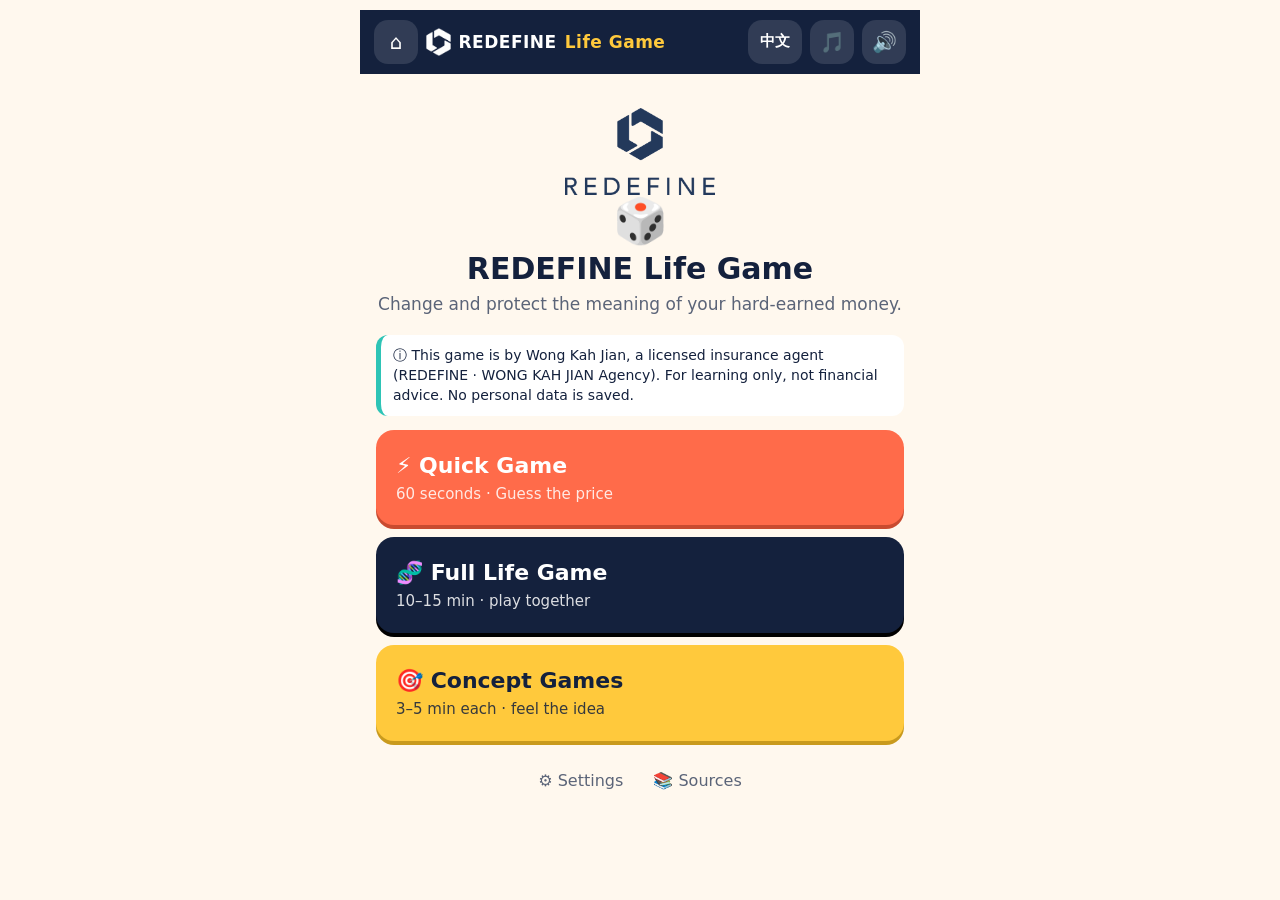
<file: docs/index.html>
<!doctype html>
<html lang="en">
<head>
<meta charset="utf-8"/>
<meta name="viewport" content="width=device-width,initial-scale=1,maximum-scale=1,user-scalable=no,viewport-fit=cover"/>
<meta name="theme-color" content="#14213D"/>
<meta name="description" content="REDEFINE Life Game: a fun money game played with a licensed insurance agent."/>
<title>REDEFINE Life Game</title>
<link rel="manifest" href="manifest.webmanifest"/>
<link rel="icon" href="icons/icon-192.png"/>
<link rel="apple-touch-icon" href="icons/apple-touch-icon.png"/>
<link rel="stylesheet" href="styles.css"/>
</head>
<body>
<div id="app"></div>
<noscript>Please turn on JavaScript to play.</noscript>
<script src="data.js"></script>
<script src="rules.js"></script>
<script src="i18n.js"></script>
<script src="sound.js"></script>
<script src="cards.js"></script>
<script src="movie.js"></script>
<script src="scenes.js"></script>
<script src="chase.js"></script>
<script src="concepts.js"></script>
<script src="app.js"></script>
</body>
</html>
</file>
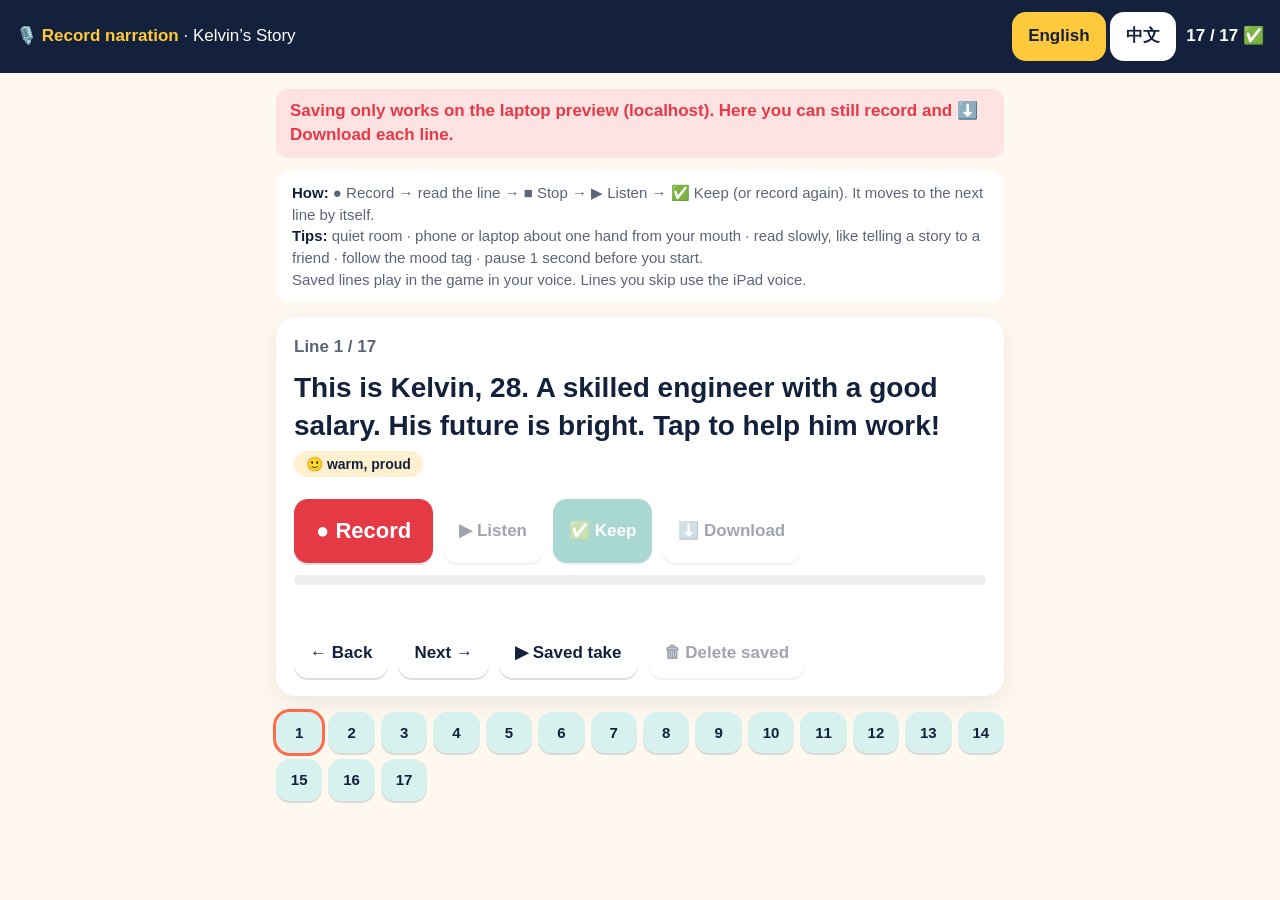
<file: docs/record.html>
<!doctype html>
<html lang="en">
<head>
<meta charset="utf-8"/>
<meta name="viewport" content="width=device-width,initial-scale=1"/>
<meta name="robots" content="noindex"/>
<title>Record Narration</title>
<style>
  :root{--navy:#14213D;--coral:#FF6B4A;--sun:#FFC93C;--teal:#2A9D8F;--cream:#FFF8EE;--ink:#14213D;--muted:#5b6478;--red:#E63946}
  *{box-sizing:border-box}
  body{margin:0;background:var(--cream);color:var(--ink);font:17px/1.45 -apple-system,"Segoe UI","PingFang SC","Microsoft YaHei",sans-serif}
  header{background:var(--navy);color:#fff;padding:12px 16px;display:flex;align-items:center;gap:10px;flex-wrap:wrap}
  header b{color:var(--sun)} header .sp{flex:1}
  main{max-width:760px;margin:0 auto;padding:16px}
  button{font:inherit;border:0;border-radius:14px;padding:12px 16px;font-weight:800;cursor:pointer;background:#fff;color:var(--ink);box-shadow:0 2px 0 rgba(20,33,61,.15)}
  button:disabled{opacity:.4;cursor:default}
  .lang button.on{background:var(--sun)}
  .tips{background:#fff;border-radius:16px;padding:12px 16px;margin-bottom:14px;font-size:15px;color:var(--muted)}
  .tips b{color:var(--ink)}
  .card{background:#fff;border-radius:20px;padding:18px;box-shadow:0 8px 24px rgba(20,33,61,.08)}
  .num{color:var(--muted);font-weight:700}
  .line{font-size:28px;font-weight:800;line-height:1.35;margin:10px 0 6px}
  .mood{display:inline-block;background:#FFF1D0;border-radius:999px;padding:3px 12px;font-size:14px;font-weight:700;margin-bottom:12px}
  .row{display:flex;gap:10px;flex-wrap:wrap;margin-top:10px}
  .rec{background:var(--red);color:#fff;font-size:22px;padding:16px 22px}
  .rec.on{animation:pulse 1s infinite}
  @keyframes pulse{50%{transform:scale(1.05);box-shadow:0 0 0 8px rgba(230,57,70,.2)}}
  .keep{background:var(--teal);color:#fff}
  .meter{height:10px;border-radius:999px;background:#eee;overflow:hidden;margin-top:12px}.meter i{display:block;height:100%;width:0;background:var(--teal)}
  .status{margin-top:10px;font-weight:700;min-height:1.4em}.status.bad{color:var(--red)}.status.good{color:var(--teal)}
  .list{display:grid;grid-template-columns:repeat(auto-fill,minmax(46px,1fr));gap:6px;margin-top:16px}
  .list button{padding:10px 0;font-size:15px}.list button.done{background:#D7F2EE}.list button.cur{outline:3px solid var(--coral)}
  .progress{font-weight:800}
  .warn{background:#FFE3E3;color:var(--red);border-radius:12px;padding:10px 14px;margin-bottom:12px;font-weight:700}
</style>
</head>
<body>
<header><span>🎙️ <b>Record narration</b> · Kelvin’s Story</span><span class="sp"></span>
  <span class="lang"><button data-lang="en">English</button> <button data-lang="zh">中文</button></span>
  <span class="progress" id="prog"></span></header>
<main>
  <div class="warn" id="where" hidden></div>
  <div class="tips">
    <b>How:</b> ● Record → read the line → ■ Stop → ▶ Listen → ✅ Keep (or record again). It moves to the next line by itself.<br/>
    <b>Tips:</b> quiet room · phone or laptop about one hand from your mouth · read slowly, like telling a story to a friend · follow the mood tag · pause 1 second before you start.<br/>
    Saved lines play in the game in your voice. Lines you skip use the iPad voice.
  </div>
  <div class="card">
    <div class="num" id="num"></div>
    <div class="line" id="line"></div>
    <span class="mood" id="mood"></span>
    <div class="row">
      <button class="rec" id="rec">● Record</button>
      <button id="play" disabled>▶ Listen</button>
      <button class="keep" id="keep" disabled>✅ Keep</button>
      <button id="dl" disabled hidden>⬇️ Download</button>
    </div>
    <div class="meter"><i id="lvl"></i></div>
    <div class="status" id="status"></div>
    <div class="row">
      <button id="prev">← Back</button><button id="next">Next →</button>
      <button id="saved" disabled>▶ Saved take</button><button id="del" disabled>🗑 Delete saved</button>
    </div>
  </div>
  <div class="list" id="list"></div>
</main>
<script src="i18n.js"></script>
<script src="concepts.js"></script>
<script>
(function () {
  const KEYS = Array.from({ length: 17 }, (_, i) => 'g1_n' + (i + 1));
  // mood for each line, so the reading carries feeling
  const MOOD = { en: ['🙂 warm, proud', '🙂 calm', '🙂 light', '😨 sudden, tense', '🙏 serious, slow', '😌 relief', '💪 encouraging', '🙂 hopeful… then a doubt', '🙂 normal', '😟 worried, slow', '😔 heavy', '😢 sad, quiet', '⏪ curious, a new start', '🙂 calm', '😊 relief, warm', '🙂 steady, hopeful', '😊 warm, happy ending'],
               zh: ['🙂 温暖、骄傲', '🙂 平静', '🙂 轻松', '😨 突然、紧张', '🙏 严肃、慢', '😌 松一口气', '💪 鼓励', '🙂 有希望……然后疑问', '🙂 普通', '😟 担心、慢', '😔 沉重', '😢 难过、小声', '⏪ 好奇、重新开始', '🙂 平静', '😊 放心、温暖', '🙂 稳定、有希望', '😊 温暖、快乐结局'] };
  const I = window.RLG_I18N, $ = id => document.getElementById(id);
  let lang = new URLSearchParams(location.search).get('lang') === 'zh' ? 'zh' : 'en', i = 0, index = { en: {}, zh: {} }, take = null, rec = null, stream = null, chunks = [], meterRaf = 0, ac = null;
  // the amount line is recorded without the amount (the subtitle still shows it)
  const textOf = k => (k === 'g1_n15' ? I[lang].g1_n15r : I[lang][k]) || k;
  const local = ['localhost', '127.0.0.1'].includes(location.hostname);
  if (!local) { $('where').hidden = false; $('where').textContent = 'Saving only works on the laptop preview (localhost). Here you can still record and ⬇️ Download each line.'; }

  const status = (t, cls) => { $('status').textContent = t; $('status').className = 'status ' + (cls || ''); };
  async function loadIndex() { try { const r = await fetch('voice/index.json?' + Date.now()); if (r.ok) index = await r.json(); } catch (e) {} if (!index.en) index = { en: {}, zh: {} }; }
  function show() {
    const k = KEYS[i];
    $('num').textContent = (lang === 'zh' ? '第 ' : 'Line ') + (i + 1) + ' / ' + KEYS.length;
    $('line').textContent = textOf(k); $('mood').textContent = MOOD[lang][i];
    const has = !!index[lang][k]; $('saved').disabled = !has; $('del').disabled = !has || !local;
    $('play').disabled = $('keep').disabled = $('dl').disabled = !take; $('dl').hidden = local;
    document.querySelectorAll('[data-lang]').forEach(b => b.classList.toggle('on', b.dataset.lang === lang));
    $('list').innerHTML = KEYS.map((x, n) => `<button class="${index[lang][x] ? 'done' : ''} ${n === i ? 'cur' : ''}" data-i="${n}">${n + 1}</button>`).join('');
    $('prog').textContent = KEYS.filter(x => index[lang][x]).length + ' / ' + KEYS.length + ' ✅';
  }

  /* ---- recording ---- */
  async function start() {
    try { stream = stream || await navigator.mediaDevices.getUserMedia({ audio: { echoCancellation: true, noiseSuppression: true, autoGainControl: true } }); }
    catch (e) { status('Microphone blocked. Allow the microphone for this page, then try again.', 'bad'); return; }
    ac = ac || new (window.AudioContext || window.webkitAudioContext)(); if (ac.state === 'suspended') await ac.resume();
    const an = ac.createAnalyser(); an.fftSize = 512; ac.createMediaStreamSource(stream).connect(an); const buf = new Uint8Array(an.fftSize);
    const tick = () => { an.getByteTimeDomainData(buf); let m = 0; for (const v of buf) m = Math.max(m, Math.abs(v - 128)); $('lvl').style.width = Math.min(100, m / 64 * 100) + '%'; meterRaf = requestAnimationFrame(tick); }; tick();
    chunks = []; rec = new MediaRecorder(stream); rec.ondataavailable = e => e.data.size && chunks.push(e.data); rec.onstop = finish; rec.start();
    take = null; $('rec').textContent = '■ Stop'; $('rec').classList.add('on'); status(lang === 'zh' ? '录音中……读完按停止。' : 'Recording… press Stop when you finish.'); show();
  }
  function stopRec() { if (rec && rec.state === 'recording') rec.stop(); cancelAnimationFrame(meterRaf); $('lvl').style.width = '0'; $('rec').textContent = '● Record'; $('rec').classList.remove('on'); }
  async function finish() {
    try {
      const raw = await new Blob(chunks).arrayBuffer(), audio = await ac.decodeAudioData(raw);
      take = await toWav(audio); status(lang === 'zh' ? '录好了。按 ▶ 听一听，满意就按 ✅。' : 'Done. ▶ Listen, then ✅ Keep if you like it.', 'good');
    } catch (e) { status('Could not process the recording: ' + e.message, 'bad'); }
    show();
  }
  // mono → trim silence at both ends → even out the volume → 22.05 kHz 16-bit WAV (plays on every iPad / phone)
  async function toWav(audio) {
    const n = audio.length, ch = audio.numberOfChannels, mono = new Float32Array(n);
    for (let c = 0; c < ch; c++) { const d = audio.getChannelData(c); for (let k = 0; k < n; k++) mono[k] += d[k] / ch; }
    let peak = 0; for (const v of mono) peak = Math.max(peak, Math.abs(v));
    const thr = Math.max(0.01, peak * 0.06), pad = Math.round(audio.sampleRate * 0.18);
    let a = 0, b = n - 1; while (a < n && Math.abs(mono[a]) < thr) a++; while (b > a && Math.abs(mono[b]) < thr) b--;
    a = Math.max(0, a - pad); b = Math.min(n - 1, b + pad);
    const len = Math.max(1, b - a + 1), rate = 22050, gain = peak > 0 ? 0.89 / peak : 1;
    const off = new OfflineAudioContext(1, Math.ceil(len / audio.sampleRate * rate), rate);
    const src = off.createBuffer(1, len, audio.sampleRate); const d = src.getChannelData(0);
    for (let k = 0; k < len; k++) d[k] = mono[a + k] * gain;
    const fadeN = Math.min(len, Math.round(audio.sampleRate * 0.04)); for (let k = 0; k < fadeN; k++) { d[k] *= k / fadeN; d[len - 1 - k] *= k / fadeN; }
    const node = off.createBufferSource(); node.buffer = src; node.connect(off.destination); node.start();
    const out = (await off.startRendering()).getChannelData(0);
    const bytes = new ArrayBuffer(44 + out.length * 2), v = new DataView(bytes), w = (o, s) => [...s].forEach((c, j) => v.setUint8(o + j, c.charCodeAt(0)));
    w(0, 'RIFF'); v.setUint32(4, 36 + out.length * 2, true); w(8, 'WAVE'); w(12, 'fmt '); v.setUint32(16, 16, true); v.setUint16(20, 1, true); v.setUint16(22, 1, true);
    v.setUint32(24, rate, true); v.setUint32(28, rate * 2, true); v.setUint16(32, 2, true); v.setUint16(34, 16, true); w(36, 'data'); v.setUint32(40, out.length * 2, true);
    for (let k = 0; k < out.length; k++) v.setInt16(44 + k * 2, Math.max(-1, Math.min(1, out[k])) * 0x7FFF, true);
    return new Blob([bytes], { type: 'audio/wav' });
  }
  const player = new Audio();
  const play = url => { player.pause(); player.src = url; player.play().catch(() => {}); };

  /* ---- buttons ---- */
  $('rec').onclick = () => (rec && rec.state === 'recording') ? stopRec() : start();
  $('play').onclick = () => take && play(URL.createObjectURL(take));
  $('saved').onclick = () => { const f = index[lang][KEYS[i]]; if (f) play('voice/' + lang + '/' + f); };
  $('keep').onclick = async () => {
    if (!take) return; const k = KEYS[i];
    try { const r = await fetch(`/__voice?lang=${lang}&key=${k}`, { method: 'POST', body: take }); if (!r.ok) throw new Error(await r.text());
      await loadIndex(); take = null; status((lang === 'zh' ? '已保存第 ' : 'Saved line ') + (i + 1) + ' ✅', 'good'); if (i < KEYS.length - 1) i++; show(); }
    catch (e) { status('Could not save here (' + e.message + '). Use ⬇️ Download instead.', 'bad'); $('dl').hidden = false; }
  };
  $('dl').onclick = () => { if (!take) return; const a = document.createElement('a'); a.href = URL.createObjectURL(take); a.download = lang + '_' + KEYS[i] + '.wav'; a.click(); };
  $('del').onclick = async () => { if (!confirm(lang === 'zh' ? '删除这句的录音？' : 'Delete this saved line?')) return; await fetch(`/__voice?lang=${lang}&key=${KEYS[i]}`, { method: 'DELETE' }); await loadIndex(); show(); };
  $('prev').onclick = () => { stopRec(); take = null; i = Math.max(0, i - 1); status(''); show(); };
  $('next').onclick = () => { stopRec(); take = null; i = Math.min(KEYS.length - 1, i + 1); status(''); show(); };
  $('list').onclick = e => { const b = e.target.closest('[data-i]'); if (!b) return; stopRec(); take = null; i = +b.dataset.i; status(''); show(); };
  document.querySelectorAll('[data-lang]').forEach(b => b.onclick = () => { stopRec(); take = null; lang = b.dataset.lang; i = 0; status(''); show(); });
  document.addEventListener('keydown', e => { if (e.code === 'Space' && e.target === document.body) { e.preventDefault(); $('rec').click(); } });
  loadIndex().then(show);
})();
</script>
</body>
</html>
</file>
<file: docs/styles.css>
:root{--navy:#14213D;--coral:#FF6B4A;--sun:#FFC93C;--teal:#2EC4B6;--violet:#7B61FF;--cream:#FFF8EE;--red:#E63946;--green:#1b8a5a;--ink:#14213D;--muted:#5b6478;--card:#fff;color-scheme:light}
*{box-sizing:border-box;-webkit-tap-highlight-color:transparent}
html,body{margin:0;background:var(--cream);color:var(--ink);font:17px/1.45 "Segoe UI","PingFang SC","Microsoft YaHei","Noto Sans SC",system-ui,sans-serif}
button{font:inherit;color:inherit;cursor:pointer}
#app{max-width:560px;margin:0 auto;min-height:100vh;padding-bottom:40px}
.top{position:sticky;top:0;z-index:5;display:flex;align-items:center;gap:8px;padding:10px 14px;background:var(--navy);color:#fff}
.top .brand{flex:1;font-weight:800;letter-spacing:.5px}.top .brand b{color:var(--sun);font-weight:800}
.ic{border:0;background:rgba(255,255,255,.12);color:#fff;min-width:44px;height:44px;border-radius:14px;font-size:20px}
.ic.pill{font-size:15px;font-weight:700;padding:0 12px}
.screen{padding:18px 16px;animation:fadeUp .35s ease}
h1{font-size:30px;margin:6px 0;line-height:1.15}h2{font-size:24px;margin:8px 0 6px;line-height:1.2}h3{font-size:18px;margin:4px 0 10px}
.sub{color:var(--muted);margin:0 0 14px}.small{font-size:14px;color:var(--muted)}.center{text-align:center}
.btn{display:block;border:0;border-radius:18px;padding:14px 18px;background:#fff;box-shadow:0 3px 0 rgba(20,33,61,.15);font-weight:700;font-size:18px;min-height:56px;transition:transform .08s}
.btn:active{transform:translateY(2px) scale(.98)}.btn[disabled]{opacity:.4}
.btn.wide{width:100%;margin:14px 0 0}.btn.big{width:100%;margin:12px 0;padding:20px;font-size:22px;text-align:left}
.btn.big small{display:block;font-size:15px;font-weight:500;opacity:.85;margin-top:2px}
.btn.hot{background:var(--coral);color:#fff;box-shadow:0 4px 0 #c94b30}.btn.cool{background:var(--navy);color:#fff;box-shadow:0 4px 0 #000}
.btn.ghost{background:transparent;box-shadow:none;border:2px solid rgba(20,33,61,.2)}
.row2{display:grid;grid-template-columns:1fr 1fr;gap:10px;margin-top:10px}
.hero{text-align:center;padding:10px 0 4px}.logo{font-size:64px}.tag{color:var(--muted);margin:0}
.licence{background:#fff;border-left:5px solid var(--teal);border-radius:12px;padding:10px 12px;font-size:14px;margin:14px 0}
.links{display:flex;justify-content:center;gap:10px;margin-top:18px}.links button{border:0;background:none;color:var(--muted);font-size:16px;padding:10px;min-height:44px}
.card{background:var(--card);border-radius:20px;padding:16px;margin:12px 0;box-shadow:0 2px 10px rgba(20,33,61,.07)}
.note{background:#E7F8F6;border-radius:12px;padding:10px 12px;font-size:14px;margin:12px 0}
.warn{background:#FFF1D6;border-radius:12px;padding:10px 12px;font-size:15px;margin:10px 0}
.okbox{background:#E3F6EC;color:var(--green);font-weight:700;border-radius:12px;padding:12px;margin:12px 0}
.src{font-size:12.5px;color:var(--muted);margin-top:8px}
/* quick */
.dots{display:flex;gap:6px;justify-content:center}.dots i{width:34px;height:8px;border-radius:4px;background:rgba(20,33,61,.15)}.dots i.on{background:var(--coral)}
.qnum{text-align:center;color:var(--muted);font-size:14px;margin:8px 0}
.q{text-align:center;font-size:23px;margin:10px 0 18px}
.opts{display:grid;gap:12px}.opt{width:100%;font-size:21px;min-height:64px}
.reveal{background:#fff;border-radius:24px;padding:20px;text-align:center;box-shadow:0 4px 18px rgba(20,33,61,.1)}
.reveal .react{font-size:64px}.reveal .rtitle{font-size:22px;font-weight:800}.reveal .real{font-size:20px;margin:8px 0}
.reveal.ok{border-top:8px solid var(--green)}.reveal.miss{border-top:8px solid var(--coral)}
.pcard{width:100%;max-width:420px;border-radius:22px;box-shadow:0 8px 30px rgba(20,33,61,.25);margin:10px auto;display:block}
/* full */
.machine{font-size:70px}.big-q{font-size:24px;margin-top:22px}
.dreams{display:grid;grid-template-columns:repeat(3,1fr);gap:10px;margin-bottom:6px}
.dream{position:relative;border:3px solid transparent;background:#fff;border-radius:18px;padding:12px 4px;min-height:96px;font-size:14px;font-weight:600;box-shadow:0 2px 0 rgba(20,33,61,.1)}
.dream span{display:block;font-size:32px}.dream.on{border-color:var(--coral);background:#FFF0EC}
.badge{position:absolute;top:-8px;right:-6px;background:var(--coral);color:#fff;border-radius:50%;width:26px;height:26px;line-height:26px;font-size:15px}
.dh{font-size:18px}.dh span{font-size:26px}.hint{font-size:14px;color:var(--muted);margin:6px 0}
.chips{display:flex;flex-wrap:wrap;gap:8px;margin:10px 0}
.chip{border:2px solid rgba(20,33,61,.15);background:#fff;border-radius:999px;padding:8px 14px;font-weight:700;min-height:44px}.chip.on{background:var(--navy);color:#fff;border-color:var(--navy)}
.num{display:flex;align-items:center;gap:8px;font-weight:700}
input{font:inherit;font-size:18px;border:2px solid rgba(20,33,61,.15);border-radius:14px;padding:10px 12px;width:100%;background:#fff;color:var(--ink);min-height:48px}
input:focus{outline:none;border-color:var(--teal)}
.field{display:block;margin:12px 0}.field>span{display:block;font-weight:600;margin-bottom:6px}.field small{display:block;font-weight:400;font-size:13px;color:var(--muted)}
.stepper{display:flex;gap:8px}.stepper button{flex:0 0 52px;height:52px;border:0;border-radius:14px;background:var(--navy);color:#fff;font-size:26px;font-weight:700}
.stepper input{text-align:center}
.stagehead{text-align:center}.stg{display:inline-block;background:var(--sun);border-radius:999px;padding:4px 14px;font-weight:800;font-size:14px}
.stats{display:flex;gap:10px;margin:12px 0}.stats>div{flex:1;background:#fff;border-radius:16px;padding:10px;text-align:center}
.stats small{display:block;color:var(--muted);font-size:13px}.stats b{font-size:20px}
.alloc{background:#fff;border-radius:18px;padding:12px 14px;margin:10px 0;display:grid;grid-template-columns:1fr auto;gap:6px 10px;align-items:center}
.alloc .al{grid-column:1/2;display:flex;justify-content:space-between;gap:6px;font-size:16px}.alloc .bar{grid-column:1/2}.alloc .pm{grid-row:1/3;grid-column:2;display:flex;gap:6px}
.alloc .pm button{width:52px;height:52px;border:0;border-radius:14px;background:var(--navy);color:#fff;font-size:26px;font-weight:700}
.bar{height:12px;background:rgba(20,33,61,.08);border-radius:6px;overflow:hidden}.bar i{display:block;height:100%;background:var(--teal);border-radius:6px;transition:width .4s}
.a-life .bar i{background:var(--sun)}.a-save .bar i{background:var(--teal)}.a-invest .bar i{background:var(--violet)}.a-protect .bar i{background:var(--coral)}
.bar.neg i{background:var(--red)}
.cards{display:grid;grid-template-columns:1fr 1fr;gap:12px}
.lcard{border:0;border-radius:20px;min-height:120px;padding:12px;font-weight:800;font-size:16px;color:#fff;background:var(--navy);box-shadow:0 4px 0 rgba(0,0,0,.25)}
.lcard span{display:block;font-size:40px}
.c-promo{background:linear-gradient(135deg,#2EC4B6,#1b8a5a)}.c-baby{background:linear-gradient(135deg,#FFC93C,#FF9F1C);color:var(--navy)}
.c-hospital{background:linear-gradient(135deg,#7B61FF,#14213D)}.c-ci{background:linear-gradient(135deg,#FF6B4A,#C2185B)}
.c-stop2{background:linear-gradient(135deg,#E63946,#7a1020)}.c-stopall{background:linear-gradient(135deg,#444,#111)}.c-smooth{background:linear-gradient(135deg,#9be7ff,#2EC4B6);color:var(--navy)}
.lcard.big{width:220px;margin:0 auto;min-height:280px;display:flex;flex-direction:column;justify-content:center;font-size:22px}.lcard.big span{font-size:80px}
.flip{perspective:900px}.flip .lcard{animation:flipIn .7s ease both}
.deck{display:block;margin:20px auto;width:220px;height:300px;border:0;border-radius:24px;background:repeating-linear-gradient(45deg,var(--navy),var(--navy) 12px,#1f3160 12px,#1f3160 24px);color:#fff;font-size:22px;font-weight:800;box-shadow:0 8px 0 #000}
.deck span{display:block;font-size:70px}.deck.go{animation:flipOut .6s ease both}
.story{font-size:19px;margin:16px 0 8px}.tagline{display:inline-block;background:#EEE9FF;border-radius:999px;padding:4px 12px;font-size:14px}
.lines .ln,.ln{display:flex;justify-content:space-between;gap:10px;padding:6px 0;border-bottom:1px dashed rgba(20,33,61,.1);text-align:left}
.ln.good b{color:var(--green)}.ln.bad b{color:var(--red)}
.dr{display:grid;grid-template-columns:40px 1fr auto;align-items:center;gap:10px;padding:8px 0}.dr>span{font-size:30px}.dr small{display:block;color:var(--muted);font-size:13px}
.dr em{font-style:normal;font-weight:800;font-size:18px}.dr.no em{color:var(--red)}.dr.ok .bar i{background:var(--green)}.dr.no .bar i{background:var(--coral)}
.tiles{display:grid;grid-template-columns:1fr 1fr;gap:10px}.tile{background:#fff;border-radius:18px;padding:12px}.tile:last-child{grid-column:1/3}
.tile small{display:block;color:var(--muted);font-size:13px}.tile b{font-size:24px}.tile span{display:block;font-size:12.5px;color:var(--muted)}
.tile.bad b{color:var(--red)}.tile.good b{color:var(--green)}
.timeline{display:flex;gap:8px;margin:12px 0}.timeline>div{flex:1;background:#fff;border-radius:14px;padding:8px;text-align:center}.timeline span{font-size:26px;display:block}.timeline small{display:block;color:var(--muted)}
.cmp{margin:10px 0 16px}.cl{font-weight:700;margin-bottom:6px}.cb{display:grid;grid-template-columns:60px 1fr 90px;align-items:center;gap:8px;margin:4px 0;font-size:14px}.cb b{text-align:right}
.cb.after .bar i{background:var(--green)}.cb.after .bar.neg i{background:var(--coral)}.dd{font-size:22px}.dd .up{color:var(--green)}
.agentbox{border:2px dashed var(--teal)}
.need{display:grid;grid-template-columns:1fr auto 28px;align-items:center;gap:8px;background:#FFF0EC;border-radius:14px;padding:10px 12px;margin:8px 0;cursor:pointer}
.need small{display:block;color:var(--muted)}.need em{font-style:normal;font-weight:800;color:var(--red);font-size:18px}.need.ok{background:#E3F6EC}.need.ok em{color:var(--green)}
.fx{font-style:italic;font-weight:700;color:var(--violet)}
.report{background:#fff;border-radius:20px;padding:16px;box-shadow:0 2px 12px rgba(20,33,61,.08)}
.rhead{display:flex;justify-content:space-between;background:var(--navy);color:#fff;border-radius:14px;padding:12px 14px}.rhead b{color:var(--sun)}.rhead small{display:block;opacity:.85}.rd{text-align:right;font-weight:700}
.rsec{margin-top:14px}.rsec h3{color:var(--coral);margin-bottom:6px}.rdreams span,.rgrid span{display:block;padding:2px 0}
.rt{width:100%;border-collapse:collapse;font-size:15px}.rt td,.rt th{padding:6px 4px;border-bottom:1px solid #eee;text-align:right}.rt td:first-child,.rt th:first-child{text-align:left}
.rfoot{margin-top:14px;font-size:12.5px;color:var(--muted);border-top:1px solid #eee;padding-top:10px}
.srcrow small{display:block;color:var(--muted);margin-top:4px}.srcrow a{color:var(--violet)}
.modal{position:fixed;inset:0;background:rgba(20,33,61,.55);z-index:20;display:flex;align-items:flex-end;justify-content:center}
.sheet{background:#fff;width:100%;max-width:560px;border-radius:24px 24px 0 0;padding:20px 16px 24px;max-height:88vh;overflow:auto}
.fx-line{background:#F3F0FF;border-radius:12px;padding:10px;font-weight:600}.calc{font-family:ui-monospace,Consolas,monospace;font-size:14.5px;background:#f7f7f7;border-radius:12px;padding:10px;line-height:1.7}
.confetti{position:fixed;inset:0;pointer-events:none;z-index:30;overflow:hidden}.confetti i{position:absolute;top:-20px;width:10px;height:16px;border-radius:2px;animation:fall 2.2s ease-in forwards}
.pop{animation:pop .35s cubic-bezier(.2,1.6,.4,1)}.bounce{animation:bounce 1.8s ease-in-out infinite}.shake{animation:shake 2.4s ease-in-out infinite}
@keyframes pop{from{transform:scale(.8);opacity:0}to{transform:none;opacity:1}}
@keyframes fadeUp{from{transform:translateY(10px);opacity:0}to{transform:none;opacity:1}}
@keyframes bounce{0%,100%{transform:translateY(0)}50%{transform:translateY(-8px)}}
@keyframes shake{0%,80%,100%{transform:rotate(0)}85%{transform:rotate(-4deg)}90%{transform:rotate(4deg)}95%{transform:rotate(-2deg)}}
@keyframes flipIn{from{transform:rotateY(180deg) scale(.7);opacity:0}to{transform:none;opacity:1}}
@keyframes flipOut{to{transform:rotateY(90deg) scale(1.1);opacity:.2}}
@keyframes fall{to{transform:translateY(110vh) rotate(720deg)}}
@media (prefers-reduced-motion:reduce){*{animation:none!important;transition:none!important}}
@media (min-width:700px){#app{padding-top:10px}}
@media print{
  @page{size:A4;margin:10mm}
  body{background:#fff}.top,.noprint{display:none!important}.screen{padding:0;animation:none}
  .report{box-shadow:none;padding:0;font-size:12.5px}.report .fx,.report .small{display:none}
  .rhead{-webkit-print-color-adjust:exact;print-color-adjust:exact}.need{-webkit-print-color-adjust:exact;print-color-adjust:exact;padding:6px 10px;margin:4px 0}
  #app{max-width:none}
}
/* quick game: Higher or Lower */
.qbar{display:flex;justify-content:space-between;align-items:center;margin-bottom:10px}
.score{background:var(--navy);color:#fff;border-radius:999px;padding:6px 14px;font-size:16px}.score b{color:var(--sun);font-size:19px}.streak{margin-left:4px}
.hl-wrap{padding:6px 0}
.hlcard{position:relative;background:#fff;border-radius:26px;padding:26px 16px 14px;text-align:center;box-shadow:0 8px 24px rgba(20,33,61,.14);touch-action:none;user-select:none;-webkit-user-select:none;cursor:grab;border:4px solid transparent;transition:border-color .15s,background .15s}
.hlcard.up{border-color:var(--green);background:#E3F6EC}.hlcard.down{border-color:var(--coral);background:#FFF0EC}
.hl-a span,.hl-b span{display:block;font-size:46px;line-height:1.15}.hl-a b{font-size:21px;display:block;line-height:1.25}.hl-b b{font-size:18px;display:block;line-height:1.3}
.hl-vs{margin:12px auto;display:inline-block;background:var(--sun);border-radius:999px;padding:5px 14px;font-weight:800;font-size:14px}
.hl-hint{color:var(--muted);font-size:13px;margin-top:12px}
.ring{--p:100%;position:absolute;top:10px;right:10px;width:48px;height:48px;border-radius:50%;background:conic-gradient(var(--teal) var(--p),rgba(20,33,61,.1) 0);display:grid;place-items:center}
.ring span{background:#fff;width:36px;height:36px;border-radius:50%;display:grid;place-items:center;font-weight:800}
.ring.hurry{background:conic-gradient(var(--red) var(--p),rgba(20,33,61,.1) 0);animation:pulse .5s infinite}
.hlbtns .btn{font-size:20px;min-height:64px;color:#fff}.btn.hi{background:var(--green);box-shadow:0 4px 0 #0f5e3c}.btn.lo{background:var(--coral);box-shadow:0 4px 0 #c94b30}
.meter{margin:12px 0;text-align:left}.mrow{display:grid;grid-template-columns:32px 1fr auto;gap:8px;align-items:center;margin:8px 0;font-size:15px}.mrow span{font-size:24px}
.mrow .bar{height:16px}.mrow .bar i{background:var(--coral);transition:width 1s cubic-bezier(.2,.8,.2,1)}.mrow .cmpbar i{background:var(--navy)}
.pts{display:inline-block;background:var(--sun);border-radius:999px;padding:6px 16px;font-weight:800;font-size:18px}.pts.zero{background:#eee;color:var(--muted)}
@keyframes pulse{50%{transform:scale(1.12)}}
a.btn{text-decoration:none;text-align:center;display:flex;align-items:center;justify-content:center}
.sendbox{text-align:left;border:2px solid var(--coral)}.sendbox h3{margin-bottom:4px}
.consent{display:flex;gap:10px;align-items:flex-start;margin:10px 0;font-size:15px}.consent input{width:26px;height:26px;min-height:0;flex:0 0 26px;margin-top:1px;accent-color:var(--coral)}
.err{color:var(--red)!important}
/* concept games */
.btn.sun{background:var(--sun);color:var(--navy);box-shadow:0 4px 0 #c99a1d}
.cgth{margin:18px 0 8px}.cgtiles{display:grid;grid-template-columns:1fr 1fr;gap:10px}
.cgtile{border:0;border-radius:20px;padding:14px;text-align:left;color:#fff;min-height:130px;box-shadow:0 4px 0 rgba(0,0,0,.2);display:flex;flex-direction:column;gap:4px}
.cgtile span{font-size:38px}.cgtile b{font-size:17px}.cgtile small{opacity:.9;font-size:13px;line-height:1.3}
.t-med{background:linear-gradient(135deg,#FF6B4A,#C2185B)}.t-inc{background:linear-gradient(135deg,#7B61FF,#14213D)}.t-sav{background:linear-gradient(135deg,#2EC4B6,#1b8a5a)}.t-leg{background:linear-gradient(135deg,#FFC93C,#FF9F1C);color:var(--navy)}
.cghead{display:flex;align-items:center;gap:8px;justify-content:space-between;margin-bottom:6px}.cghead b{flex:1;text-align:center;font-size:17px}.cghead .chip{min-height:40px;padding:6px 10px;font-size:14px}
.cgdots{display:flex;gap:5px;justify-content:center;margin:6px 0 12px}.cgdots i{width:26px;height:6px;border-radius:3px;background:rgba(20,33,61,.15)}.cgdots i.on{background:var(--coral)}
.cgintro{font-size:19px;line-height:1.45}
.feel{background:var(--navy);color:#fff;border-radius:22px;padding:18px;margin:14px 0;text-align:center}.feel span{font-size:34px}.feel p{font-size:20px;font-weight:700;margin:6px 0;line-height:1.4}.feel small{display:block;opacity:.85;font-size:15px}
.cgend h3{font-size:21px}.bige{font-size:64px;display:block;line-height:1.1}
.bigcard{min-height:240px;display:flex;flex-direction:column;justify-content:center;gap:8px}.bigcard b{font-size:23px}.bigcard small{color:var(--muted)}
.fly-r{transform:translateX(130%) rotate(20deg)!important;transition:transform .28s}.fly-l{transform:translateX(-130%) rotate(-20deg)!important;transition:transform .28s}
.board{display:grid;grid-template-columns:28px 1fr 1fr;grid-template-rows:1fr 1fr 24px;gap:6px;height:300px}
.board .ax.y{grid-row:1/3;writing-mode:vertical-rl;transform:rotate(180deg);text-align:center;color:var(--muted);font-size:13px}.board .ax.x{grid-column:2/4;text-align:right;color:var(--muted);font-size:13px}
.board .q{background:#fff;border-radius:14px;padding:8px;display:flex;flex-wrap:wrap;gap:6px;align-content:flex-start;position:relative}.board .q small{position:absolute;bottom:6px;left:8px;color:var(--muted);font-size:11px}
.board .q4.hot{background:#FFF0EC;border:2px solid var(--coral)}
.chipe{font-size:30px;border-radius:12px;padding:2px 4px;border:3px solid transparent}.chipe.pay{border-color:var(--green)}.chipe.lose{border-color:var(--coral)}
.legend i{display:inline-block;width:14px;height:14px;border-radius:4px;margin:0 4px 0 10px;vertical-align:middle}.legend i.pay{border:3px solid var(--green)}.legend i.lose{border:3px solid var(--coral)}
.robber{text-align:center;margin:10px 0}.bubble{background:#fff;border-radius:20px;padding:14px;font-size:19px;font-weight:700;box-shadow:0 4px 14px rgba(20,33,61,.12);margin-top:8px}
.btn.redk{background:#E63946;color:#fff}.btn.whitek{background:#fff;border:3px solid #ddd}
.ln b.bad{color:var(--red)}.ln b.good{color:var(--green)}.ln small{color:var(--muted)}
.auction{text-align:center;padding:16px;background:#fff;border-radius:24px;box-shadow:0 6px 20px rgba(20,33,61,.1)}.bid{font-size:40px;font-weight:900;color:var(--coral)}
.bigval{font-size:38px;font-weight:900;color:var(--navy);margin:6px 0}.bigval.bad{color:var(--red)}
.pricetag{margin:14px auto;max-width:360px;text-align:center;border-radius:18px;padding:18px;border:4px dashed;transform:rotate(-2deg)}.pricetag b{display:block;font-size:30px;font-weight:900}.pricetag small{font-size:15px}
.pricetag.sale{background:#FFF0EC;border-color:var(--red);color:var(--red)}.pricetag.free{background:#FFF1D6;border-color:#FF9F1C;color:#b35c00}.pricetag.fair{background:#E3F6EC;border-color:var(--green);color:var(--green)}
.tree{position:relative;height:260px;text-align:center}.tree .cloud{font-size:54px}.tree .drops{display:block;font-size:20px;animation:fall 1s linear infinite;position:absolute;left:44%;font-style:normal}
.tree .trunk{font-size:150px;line-height:1;margin-top:-10px}.tree .crown{position:absolute;top:70px;left:50%;transform:translateX(-50%);width:200px;display:flex;flex-wrap:wrap;justify-content:center;gap:2px;z-index:2}
.fruit{font-size:28px;display:inline-block}.fruit.fall{animation:drop 1.2s ease-in forwards}.tree.dry .trunk{filter:saturate(.3) brightness(.9)}
@keyframes drop{to{transform:translateY(180px) rotate(90deg);opacity:0}}
.mrow .bar.ok i{background:var(--green)}.card{position:relative}.needline{position:absolute;top:10px;bottom:10px;border-left:3px dashed var(--red)}
.tempt{background:#fff;border-radius:22px;padding:18px;text-align:center;box-shadow:0 6px 18px rgba(20,33,61,.12);margin:8px 0}.tempt span{font-size:44px}.tempt b{display:block;font-size:22px}
.tbar{height:10px;background:#eee;border-radius:5px;margin-top:10px;overflow:hidden}.tbar i{display:block;height:100%;width:100%;background:var(--coral)}
.jars{display:flex;gap:10px;justify-content:center;margin:10px 0}.jar{flex:1;max-width:240px;background:#fff;border-radius:20px;padding:12px;text-align:center}.jar span{font-size:46px;display:block}.jar b{font-size:22px;display:block}.jar.locked{border:3px solid var(--green)}
.monks{display:flex;justify-content:space-around;text-align:center;margin:10px 0}.monks small{display:block;max-width:150px;color:var(--muted)}
.bar.well{height:22px}.bar.well i{background:linear-gradient(90deg,#8d6e63,#2EC4B6)}
.ldream{padding:10px 14px}.ldream.on{border:2px solid var(--sun)}.ldtog{border:0;background:none;font-size:18px;font-weight:700;width:100%;text-align:left;min-height:44px}
.seg{display:flex;gap:6px}.seg .chip{min-height:40px;padding:6px 12px}
.scale{text-align:center;margin:16px 0}.beam{display:flex;justify-content:space-between;background:var(--navy);border-radius:14px;padding:4px;transition:transform .6s cubic-bezier(.3,1.4,.5,1)}
.pan{background:#fff;border-radius:12px;padding:10px;width:48%}.pan span{font-size:30px;display:block}.pan b{font-size:20px;display:block}.pan small{color:var(--muted)}.post{color:var(--navy);font-size:26px;line-height:1}
.scriptline{background:#F3F0FF;border-radius:12px;padding:10px;margin:8px 0;font-size:16px}.scriptline.zh{background:#f7f7f7}
@media (min-width:700px){.cgtiles{grid-template-columns:1fr 1fr 1fr}}
.ic.off{opacity:.45}

.top .brand{display:flex;align-items:center;gap:8px;white-space:nowrap;overflow:hidden}.top .brand .mark{height:28px;width:auto;flex:none}
.hero-logo{display:block;width:150px;max-width:45%;height:auto;margin:6px auto 2px}.hero .logo{font-size:44px;line-height:1.1}
@media (max-width:430px){.top .brand .rdf{display:none}}
.rhead{align-items:center;gap:12px}.rhead .rmark{height:40px;width:auto;flex:none}.rhead .rt{flex:1}
/* Quick game: second language under the main line */
.bi{display:block;font-size:.72em;font-weight:500;opacity:.75;margin-top:2px;line-height:1.25}
.btn .bi{font-size:.68em;opacity:.85}
.hl-vs .bi{font-size:.8em}
.ring.done{background:conic-gradient(var(--coral) 0 100%,transparent 0)}.ring.done span{font-size:22px}
.hl-hint.late{color:var(--coral);font-weight:800;font-size:16px;opacity:1;animation:nudge 1s infinite}
@keyframes nudge{50%{transform:scale(1.05)}}
.rline{font-weight:600}
[hidden]{display:none!important}
/* Concept Games: live movie stage */
.mvhost{margin:6px 0 4px}
.stage{position:relative;border-radius:18px;overflow:hidden;box-shadow:0 8px 24px rgba(20,33,61,.18);background:#000}
.stage canvas{display:block;width:100%;touch-action:none;user-select:none;-webkit-user-select:none;cursor:pointer}
.mv-skip{position:absolute;right:8px;bottom:20px;border:0;border-radius:10px;background:rgba(255,255,255,.25);color:#fff;font-size:14px;padding:4px 8px;opacity:.7}
.mv-btns{display:flex;gap:10px;margin-top:10px;min-height:8px}.mv-btns .btn{flex:1;margin:0}
.mv-btns .btn.big{font-size:22px;padding:18px}
.mv-sub{min-height:3.2em;margin-top:8px;padding:10px 14px;border-radius:14px;background:#14213D;color:#fff;font-size:18px;font-weight:700;line-height:1.35;text-align:center;opacity:.25;transition:opacity .2s}
.mv-sub.on{opacity:1}

/* Don't Wait maze chase */
.chhost{display:flex;flex-direction:column;align-items:center;gap:6px;margin-top:4px}
.ch-hud{display:flex;flex-wrap:wrap;gap:6px;justify-content:center;width:100%}
.ch-hud span{background:#14213D;color:#fff;border-radius:999px;padding:4px 10px;font-weight:800;font-size:14px}
.ch-hud span.ok{background:#2A9D8F}.ch-hud span.bad{background:#E63946}.ch-hud span:empty{display:none}
.ch-pbar{position:relative;width:100%;max-width:560px;height:22px;border-radius:999px;background:rgba(20,33,61,.12);overflow:hidden}
.ch-pbar i{position:absolute;inset:0 auto 0 0;background:linear-gradient(90deg,#FFC93C,#FF6B4A);transition:width .3s}
.ch-pbar b{position:relative;display:block;text-align:center;font-size:13px;line-height:22px;color:#14213D}
.ch-stage{position:relative;border-radius:16px;overflow:hidden;box-shadow:0 8px 24px rgba(20,33,61,.18)}
.ch-stage canvas{display:block;touch-action:none;user-select:none;-webkit-user-select:none}
.ch-pop{position:absolute;inset:0;background:rgba(20,33,61,.82);color:#fff;display:flex;flex-direction:column;justify-content:center;align-items:center;text-align:center;padding:18px;gap:8px}
.ch-pop h3{margin:0;color:#FFC93C;font-size:20px}.ch-pop p{margin:0;font-size:17px;line-height:1.4}.ch-pop .small{font-size:12px;opacity:.75}
.ch-pop .bad{color:#FFB4BB;font-weight:700}.ch-pop .row2{width:100%}.ch-pop .btn{font-size:20px}
.ch-agent{font-size:56px;animation:nudge 1s infinite}
.ch-msg{width:100%;max-width:560px;min-height:2.8em;padding:8px 12px;border-radius:12px;background:#14213D;color:#fff;font-weight:700;font-size:16px;text-align:center;opacity:.35}
.ch-msg.on{opacity:1}.ch-msg.good{background:#2A9D8F}.ch-msg.bad{background:#E63946}
.ch-pad{display:grid;grid-template-columns:repeat(3,64px);grid-template-rows:repeat(2,56px);gap:6px;justify-content:center}
.ch-pad button{border:0;border-radius:14px;background:#14213D;color:#FFC93C;font-size:24px;touch-action:manipulation}
.ch-pad button:active{transform:scale(.94);background:#FF6B4A;color:#fff}
.ch-pad [data-d=up]{grid-column:2;grid-row:1}.ch-pad [data-d=left]{grid-column:1;grid-row:2}.ch-pad [data-d=down]{grid-column:2;grid-row:2}.ch-pad [data-d=right]{grid-column:3;grid-row:2}
.chskip{display:block;margin:8px auto 0}
.c1rules p{margin:6px 0;font-size:16px}
/* No zoom on fast taps (iPad / iPhone): no double-tap zoom anywhere; game canvases keep their own touch handling */
html,body,*{touch-action:manipulation}
.stage canvas,.ch-stage canvas,#hlcard,#swc{touch-action:none}
button,.btn,.chip,.cgtile,.ch-pad button{-webkit-user-select:none;user-select:none;-webkit-touch-callout:none;-webkit-tap-highlight-color:transparent}
.mv-voice{position:absolute;left:8px;bottom:20px;border:0;border-radius:10px;background:rgba(255,255,255,.3);color:#fff;font-size:16px;padding:4px 8px}.mv-voice.off{opacity:.4;text-decoration:line-through}
</file>
